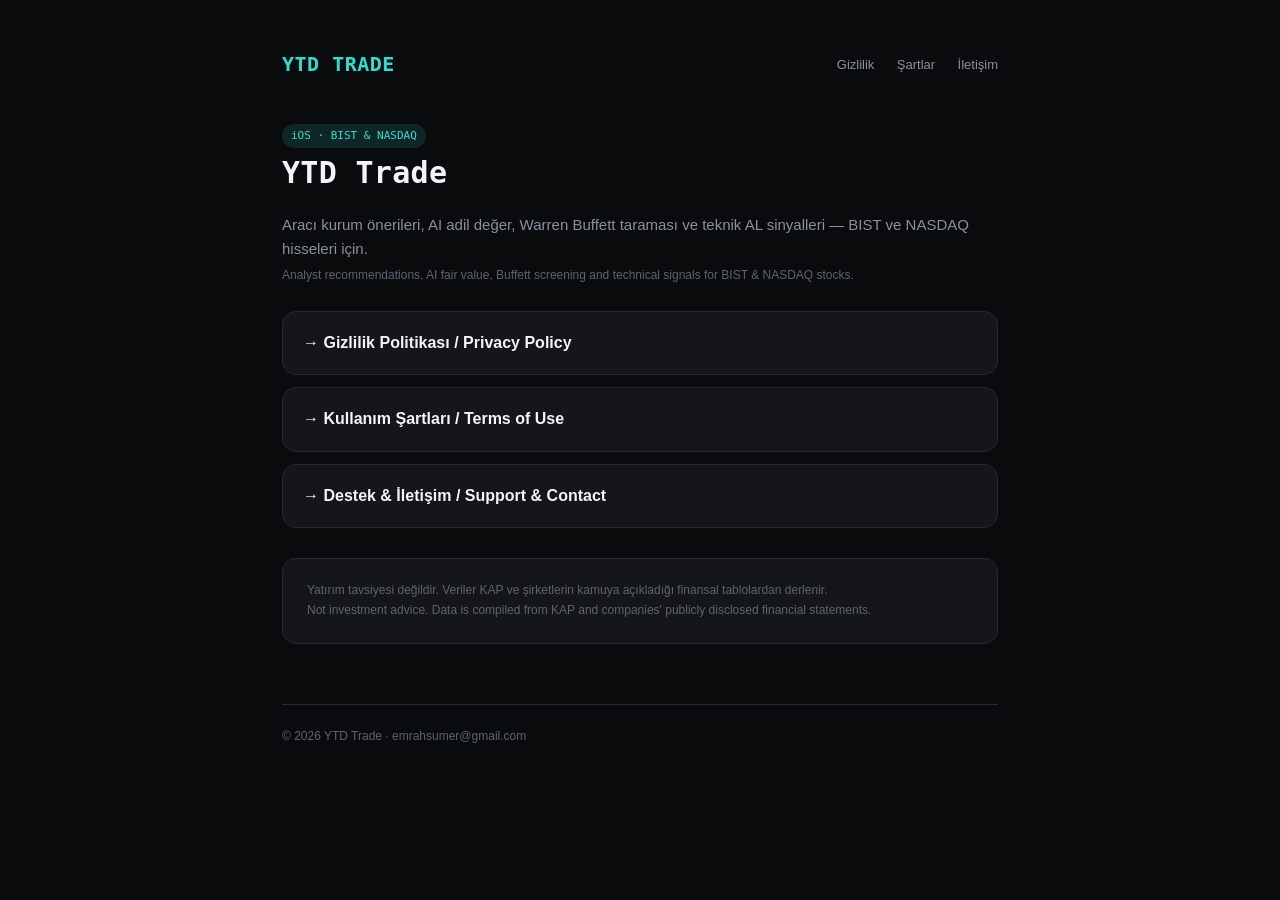
<file: docs/index.html>
<!DOCTYPE html>
<html lang="tr">
<head>
<meta charset="utf-8">
<meta name="viewport" content="width=device-width, initial-scale=1">
<title>YTD Trade</title>
<link rel="stylesheet" href="styles.css">
</head>
<body>
<div class="wrap">
  <header class="top">
    <span class="logo">YTD&nbsp;TRADE</span>
    <nav style="margin-left:auto">
      <a href="privacy.html">Gizlilik</a>
      <a href="terms.html">Şartlar</a>
      <a href="support.html">İletişim</a>
    </nav>
  </header>

  <span class="badge">iOS · BIST &amp; NASDAQ</span>
  <h1>YTD Trade</h1>
  <p>Aracı kurum önerileri, AI adil değer, Warren Buffett taraması ve teknik AL sinyalleri — BIST ve NASDAQ hisseleri için. <br><span class="muted">Analyst recommendations, AI fair value, Buffett screening and technical signals for BIST &amp; NASDAQ stocks.</span></p>

  <div class="home-links">
    <a href="privacy.html">→ Gizlilik Politikası / Privacy Policy</a>
    <a href="terms.html">→ Kullanım Şartları / Terms of Use</a>
    <a href="support.html">→ Destek &amp; İletişim / Support &amp; Contact</a>
  </div>

  <div class="card" style="margin-top:30px">
    <p class="muted" style="margin:0">Yatırım tavsiyesi değildir. Veriler KAP ve şirketlerin kamuya açıkladığı finansal tablolardan derlenir. <br>Not investment advice. Data is compiled from KAP and companies' publicly disclosed financial statements.</p>
  </div>

  <footer>© 2026 YTD Trade · emrahsumer@gmail.com</footer>
</div>
</body>
</html>
</file>
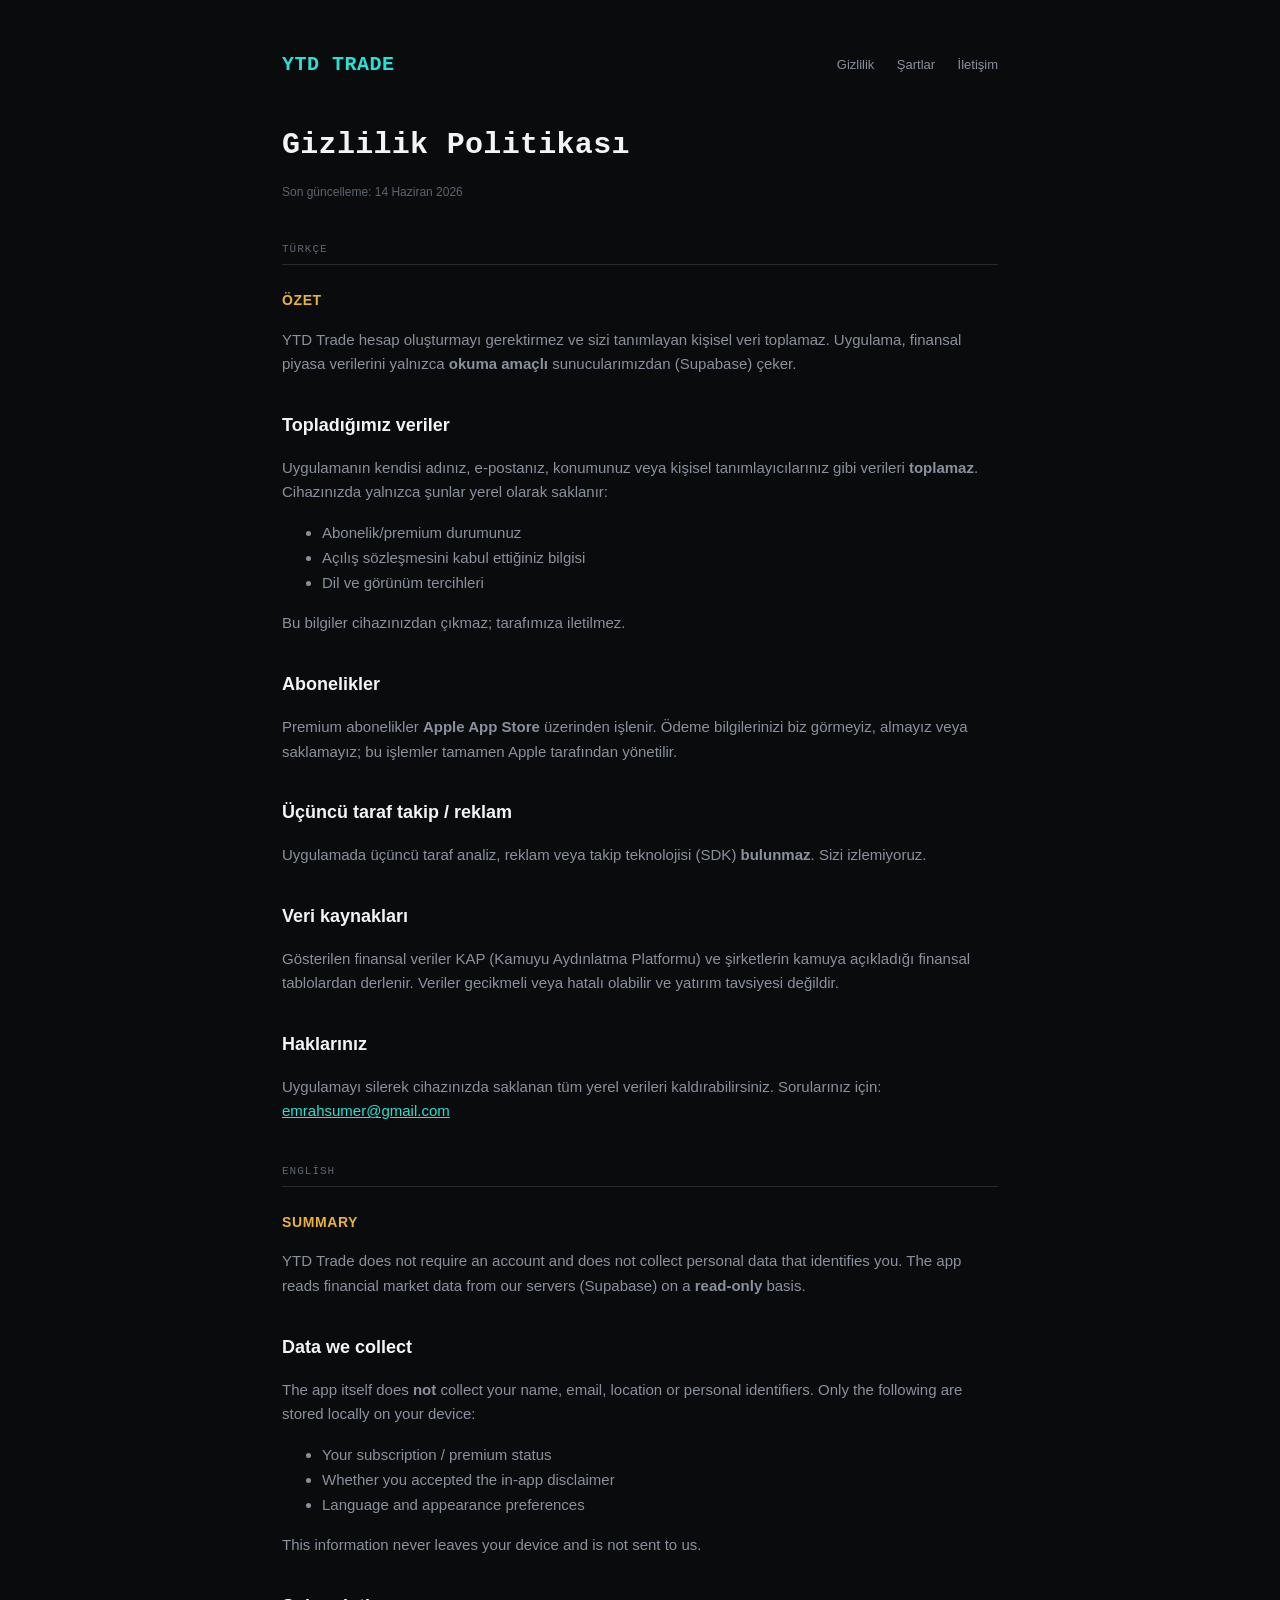
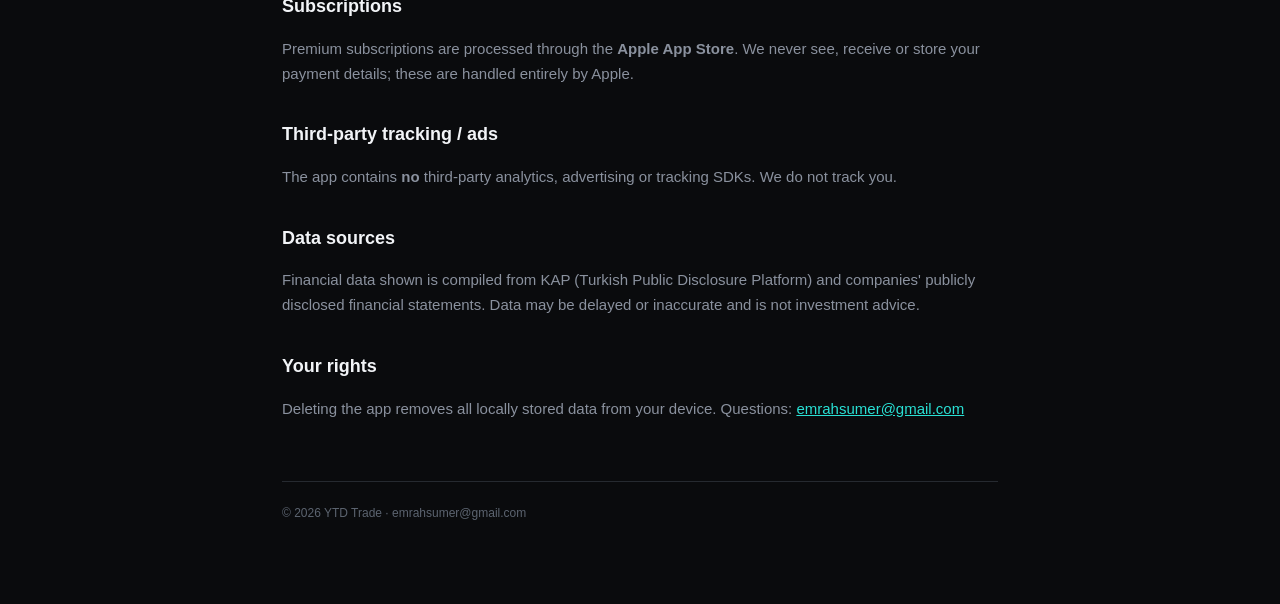
<file: docs/privacy.html>
<!DOCTYPE html>
<html lang="tr">
<head>
<meta charset="utf-8">
<meta name="viewport" content="width=device-width, initial-scale=1">
<title>Gizlilik Politikası · YTD Trade</title>
<link rel="stylesheet" href="styles.css">
</head>
<body>
<div class="wrap">
  <header class="top">
    <a href="index.html" class="logo" style="text-decoration:none">YTD&nbsp;TRADE</a>
    <nav style="margin-left:auto">
      <a href="privacy.html">Gizlilik</a>
      <a href="terms.html">Şartlar</a>
      <a href="support.html">İletişim</a>
    </nav>
  </header>

  <h1>Gizlilik Politikası</h1>
  <p class="muted">Son güncelleme: 14 Haziran 2026</p>

  <div class="lang">Türkçe</div>

  <h3>Özet</h3>
  <p>YTD Trade hesap oluşturmayı gerektirmez ve sizi tanımlayan kişisel veri toplamaz. Uygulama, finansal piyasa verilerini yalnızca <b>okuma amaçlı</b> sunucularımızdan (Supabase) çeker.</p>

  <h2>Topladığımız veriler</h2>
  <p>Uygulamanın kendisi adınız, e-postanız, konumunuz veya kişisel tanımlayıcılarınız gibi verileri <b>toplamaz</b>. Cihazınızda yalnızca şunlar yerel olarak saklanır:</p>
  <ul>
    <li>Abonelik/premium durumunuz</li>
    <li>Açılış sözleşmesini kabul ettiğiniz bilgisi</li>
    <li>Dil ve görünüm tercihleri</li>
  </ul>
  <p>Bu bilgiler cihazınızdan çıkmaz; tarafımıza iletilmez.</p>

  <h2>Abonelikler</h2>
  <p>Premium abonelikler <b>Apple App Store</b> üzerinden işlenir. Ödeme bilgilerinizi biz görmeyiz, almayız veya saklamayız; bu işlemler tamamen Apple tarafından yönetilir.</p>

  <h2>Üçüncü taraf takip / reklam</h2>
  <p>Uygulamada üçüncü taraf analiz, reklam veya takip teknolojisi (SDK) <b>bulunmaz</b>. Sizi izlemiyoruz.</p>

  <h2>Veri kaynakları</h2>
  <p>Gösterilen finansal veriler KAP (Kamuyu Aydınlatma Platformu) ve şirketlerin kamuya açıkladığı finansal tablolardan derlenir. Veriler gecikmeli veya hatalı olabilir ve yatırım tavsiyesi değildir.</p>

  <h2>Haklarınız</h2>
  <p>Uygulamayı silerek cihazınızda saklanan tüm yerel verileri kaldırabilirsiniz. Sorularınız için: <a href="mailto:emrahsumer@gmail.com">emrahsumer@gmail.com</a></p>

  <div class="lang">English</div>

  <h3>Summary</h3>
  <p>YTD Trade does not require an account and does not collect personal data that identifies you. The app reads financial market data from our servers (Supabase) on a <b>read-only</b> basis.</p>

  <h2>Data we collect</h2>
  <p>The app itself does <b>not</b> collect your name, email, location or personal identifiers. Only the following are stored locally on your device:</p>
  <ul>
    <li>Your subscription / premium status</li>
    <li>Whether you accepted the in-app disclaimer</li>
    <li>Language and appearance preferences</li>
  </ul>
  <p>This information never leaves your device and is not sent to us.</p>

  <h2>Subscriptions</h2>
  <p>Premium subscriptions are processed through the <b>Apple App Store</b>. We never see, receive or store your payment details; these are handled entirely by Apple.</p>

  <h2>Third-party tracking / ads</h2>
  <p>The app contains <b>no</b> third-party analytics, advertising or tracking SDKs. We do not track you.</p>

  <h2>Data sources</h2>
  <p>Financial data shown is compiled from KAP (Turkish Public Disclosure Platform) and companies' publicly disclosed financial statements. Data may be delayed or inaccurate and is not investment advice.</p>

  <h2>Your rights</h2>
  <p>Deleting the app removes all locally stored data from your device. Questions: <a href="mailto:emrahsumer@gmail.com">emrahsumer@gmail.com</a></p>

  <footer>© 2026 YTD Trade · emrahsumer@gmail.com</footer>
</div>
</body>
</html>
</file>
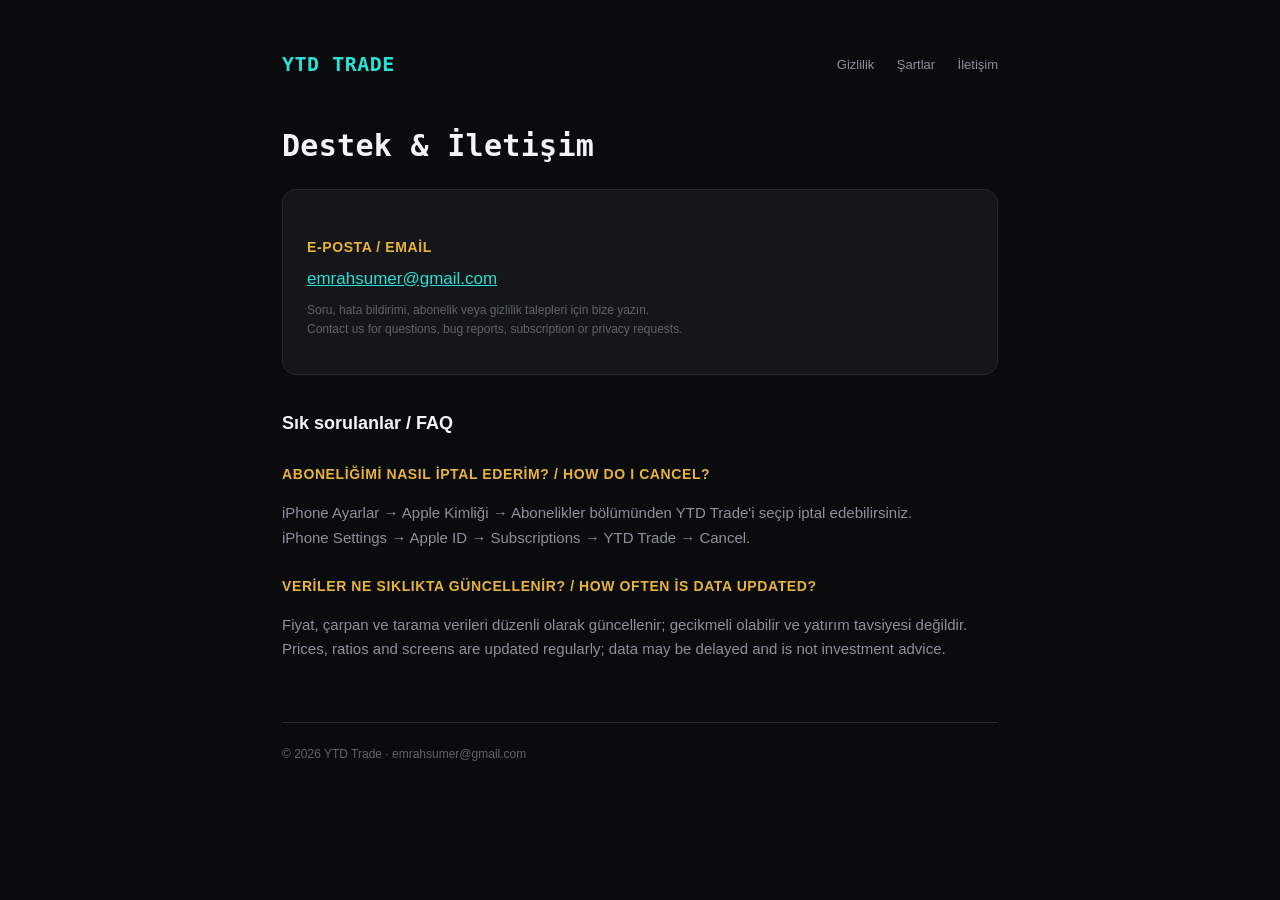
<file: docs/support.html>
<!DOCTYPE html>
<html lang="tr">
<head>
<meta charset="utf-8">
<meta name="viewport" content="width=device-width, initial-scale=1">
<title>Destek &amp; İletişim · YTD Trade</title>
<link rel="stylesheet" href="styles.css">
</head>
<body>
<div class="wrap">
  <header class="top">
    <a href="index.html" class="logo" style="text-decoration:none">YTD&nbsp;TRADE</a>
    <nav style="margin-left:auto">
      <a href="privacy.html">Gizlilik</a>
      <a href="terms.html">Şartlar</a>
      <a href="support.html">İletişim</a>
    </nav>
  </header>

  <h1>Destek &amp; İletişim</h1>

  <div class="card">
    <h3>E-posta / Email</h3>
    <p style="font-size:17px;margin:0"><a href="mailto:emrahsumer@gmail.com">emrahsumer@gmail.com</a></p>
    <p class="muted" style="margin-top:8px">Soru, hata bildirimi, abonelik veya gizlilik talepleri için bize yazın. <br>Contact us for questions, bug reports, subscription or privacy requests.</p>
  </div>

  <h2>Sık sorulanlar / FAQ</h2>
  <h3>Aboneliğimi nasıl iptal ederim? / How do I cancel?</h3>
  <p>iPhone Ayarlar → Apple Kimliği → Abonelikler bölümünden YTD Trade'i seçip iptal edebilirsiniz. <br>iPhone Settings → Apple ID → Subscriptions → YTD Trade → Cancel.</p>

  <h3>Veriler ne sıklıkta güncellenir? / How often is data updated?</h3>
  <p>Fiyat, çarpan ve tarama verileri düzenli olarak güncellenir; gecikmeli olabilir ve yatırım tavsiyesi değildir. <br>Prices, ratios and screens are updated regularly; data may be delayed and is not investment advice.</p>

  <footer>© 2026 YTD Trade · emrahsumer@gmail.com</footer>
</div>
</body>
</html>
</file>
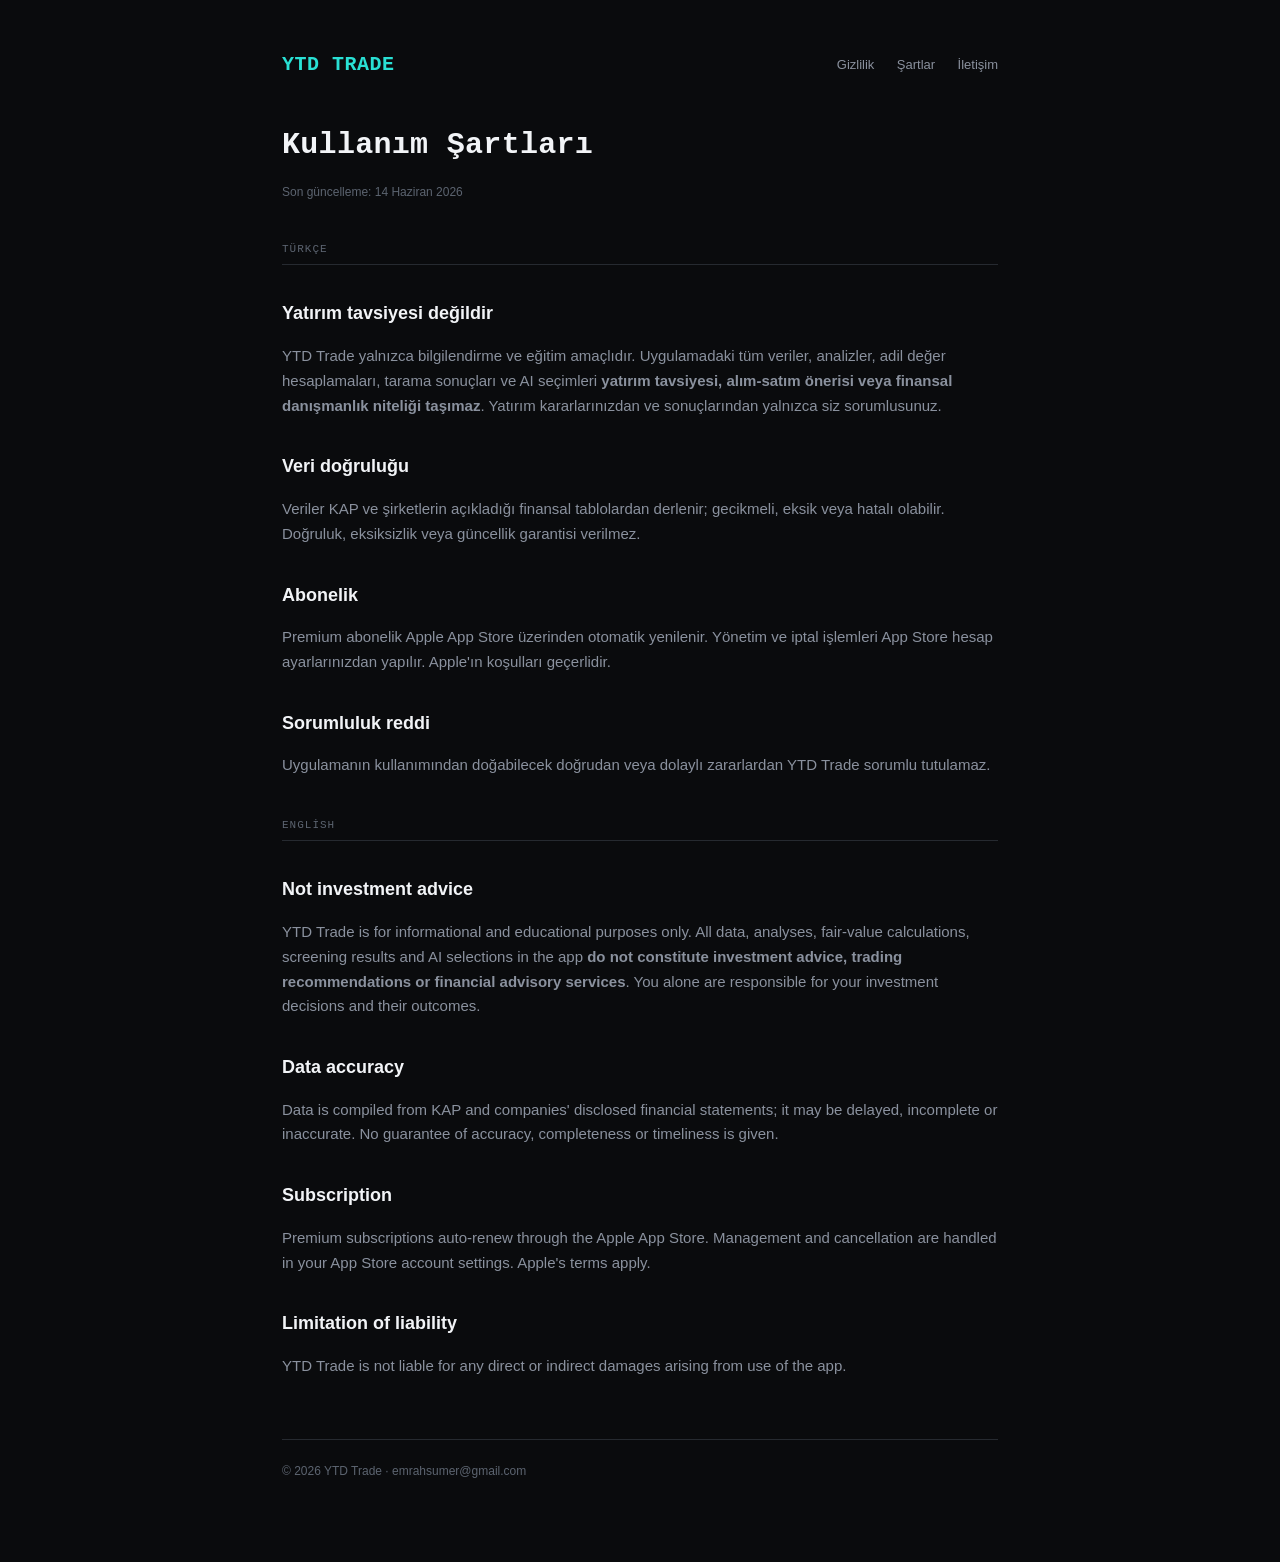
<file: docs/terms.html>
<!DOCTYPE html>
<html lang="tr">
<head>
<meta charset="utf-8">
<meta name="viewport" content="width=device-width, initial-scale=1">
<title>Kullanım Şartları · YTD Trade</title>
<link rel="stylesheet" href="styles.css">
</head>
<body>
<div class="wrap">
  <header class="top">
    <a href="index.html" class="logo" style="text-decoration:none">YTD&nbsp;TRADE</a>
    <nav style="margin-left:auto">
      <a href="privacy.html">Gizlilik</a>
      <a href="terms.html">Şartlar</a>
      <a href="support.html">İletişim</a>
    </nav>
  </header>

  <h1>Kullanım Şartları</h1>
  <p class="muted">Son güncelleme: 14 Haziran 2026</p>

  <div class="lang">Türkçe</div>
  <h2>Yatırım tavsiyesi değildir</h2>
  <p>YTD Trade yalnızca bilgilendirme ve eğitim amaçlıdır. Uygulamadaki tüm veriler, analizler, adil değer hesaplamaları, tarama sonuçları ve AI seçimleri <b>yatırım tavsiyesi, alım-satım önerisi veya finansal danışmanlık niteliği taşımaz</b>. Yatırım kararlarınızdan ve sonuçlarından yalnızca siz sorumlusunuz.</p>

  <h2>Veri doğruluğu</h2>
  <p>Veriler KAP ve şirketlerin açıkladığı finansal tablolardan derlenir; gecikmeli, eksik veya hatalı olabilir. Doğruluk, eksiksizlik veya güncellik garantisi verilmez.</p>

  <h2>Abonelik</h2>
  <p>Premium abonelik Apple App Store üzerinden otomatik yenilenir. Yönetim ve iptal işlemleri App Store hesap ayarlarınızdan yapılır. Apple'ın koşulları geçerlidir.</p>

  <h2>Sorumluluk reddi</h2>
  <p>Uygulamanın kullanımından doğabilecek doğrudan veya dolaylı zararlardan YTD Trade sorumlu tutulamaz.</p>

  <div class="lang">English</div>
  <h2>Not investment advice</h2>
  <p>YTD Trade is for informational and educational purposes only. All data, analyses, fair-value calculations, screening results and AI selections in the app <b>do not constitute investment advice, trading recommendations or financial advisory services</b>. You alone are responsible for your investment decisions and their outcomes.</p>

  <h2>Data accuracy</h2>
  <p>Data is compiled from KAP and companies' disclosed financial statements; it may be delayed, incomplete or inaccurate. No guarantee of accuracy, completeness or timeliness is given.</p>

  <h2>Subscription</h2>
  <p>Premium subscriptions auto-renew through the Apple App Store. Management and cancellation are handled in your App Store account settings. Apple's terms apply.</p>

  <h2>Limitation of liability</h2>
  <p>YTD Trade is not liable for any direct or indirect damages arising from use of the app.</p>

  <footer>© 2026 YTD Trade · emrahsumer@gmail.com</footer>
</div>
</body>
</html>
</file>
<file: docs/styles.css>
:root{
  --bg:#0A0B0D; --surface:#141619; --border:#262A30;
  --text:#F2F4F7; --muted:#8A919E; --dim:#5C6470;
  --brand:#29E0D4; --gold:#E8B339;
}
*{box-sizing:border-box}
html,body{margin:0;padding:0;background:var(--bg);color:var(--text);
  font-family:-apple-system,BlinkMacSystemFont,"Segoe UI",Roboto,Helvetica,Arial,sans-serif;
  line-height:1.65;-webkit-font-smoothing:antialiased}
.wrap{max-width:760px;margin:0 auto;padding:48px 22px 80px}
header.top{display:flex;align-items:center;gap:12px;margin-bottom:40px}
header.top .logo{font-family:ui-monospace,SFMono-Regular,Menlo,monospace;font-weight:800;
  font-size:20px;letter-spacing:.5px;color:var(--brand)}
nav a{color:var(--muted);text-decoration:none;font-size:13px;margin-left:18px}
nav a:hover{color:var(--text)}
h1{font-family:ui-monospace,SFMono-Regular,Menlo,monospace;font-size:30px;font-weight:800;
  margin:0 0 6px;letter-spacing:.3px}
h2{font-size:18px;margin:34px 0 10px;color:var(--text)}
h3{font-size:14px;color:var(--gold);margin:24px 0 6px;text-transform:uppercase;letter-spacing:.6px}
p,li{color:var(--muted);font-size:15px}
a{color:var(--brand)}
.lang{font-family:ui-monospace,monospace;font-size:11px;color:var(--dim);
  border-bottom:1px solid var(--border);padding-bottom:6px;margin:38px 0 14px;text-transform:uppercase;letter-spacing:1px}
.card{background:var(--surface);border:1px solid var(--border);border-radius:14px;padding:22px 24px;margin:18px 0}
.muted{color:var(--dim);font-size:12px}
footer{margin-top:60px;border-top:1px solid var(--border);padding-top:22px;color:var(--dim);font-size:12px}
.home-links{display:flex;flex-direction:column;gap:12px;margin-top:24px}
.home-links a{display:block;background:var(--surface);border:1px solid var(--border);
  border-radius:14px;padding:18px 20px;text-decoration:none;color:var(--text);font-weight:600}
.home-links a:hover{border-color:var(--brand)}
.badge{display:inline-block;background:rgba(41,224,212,.12);color:var(--brand);
  font-family:ui-monospace,monospace;font-size:11px;padding:3px 9px;border-radius:20px}
</file>
